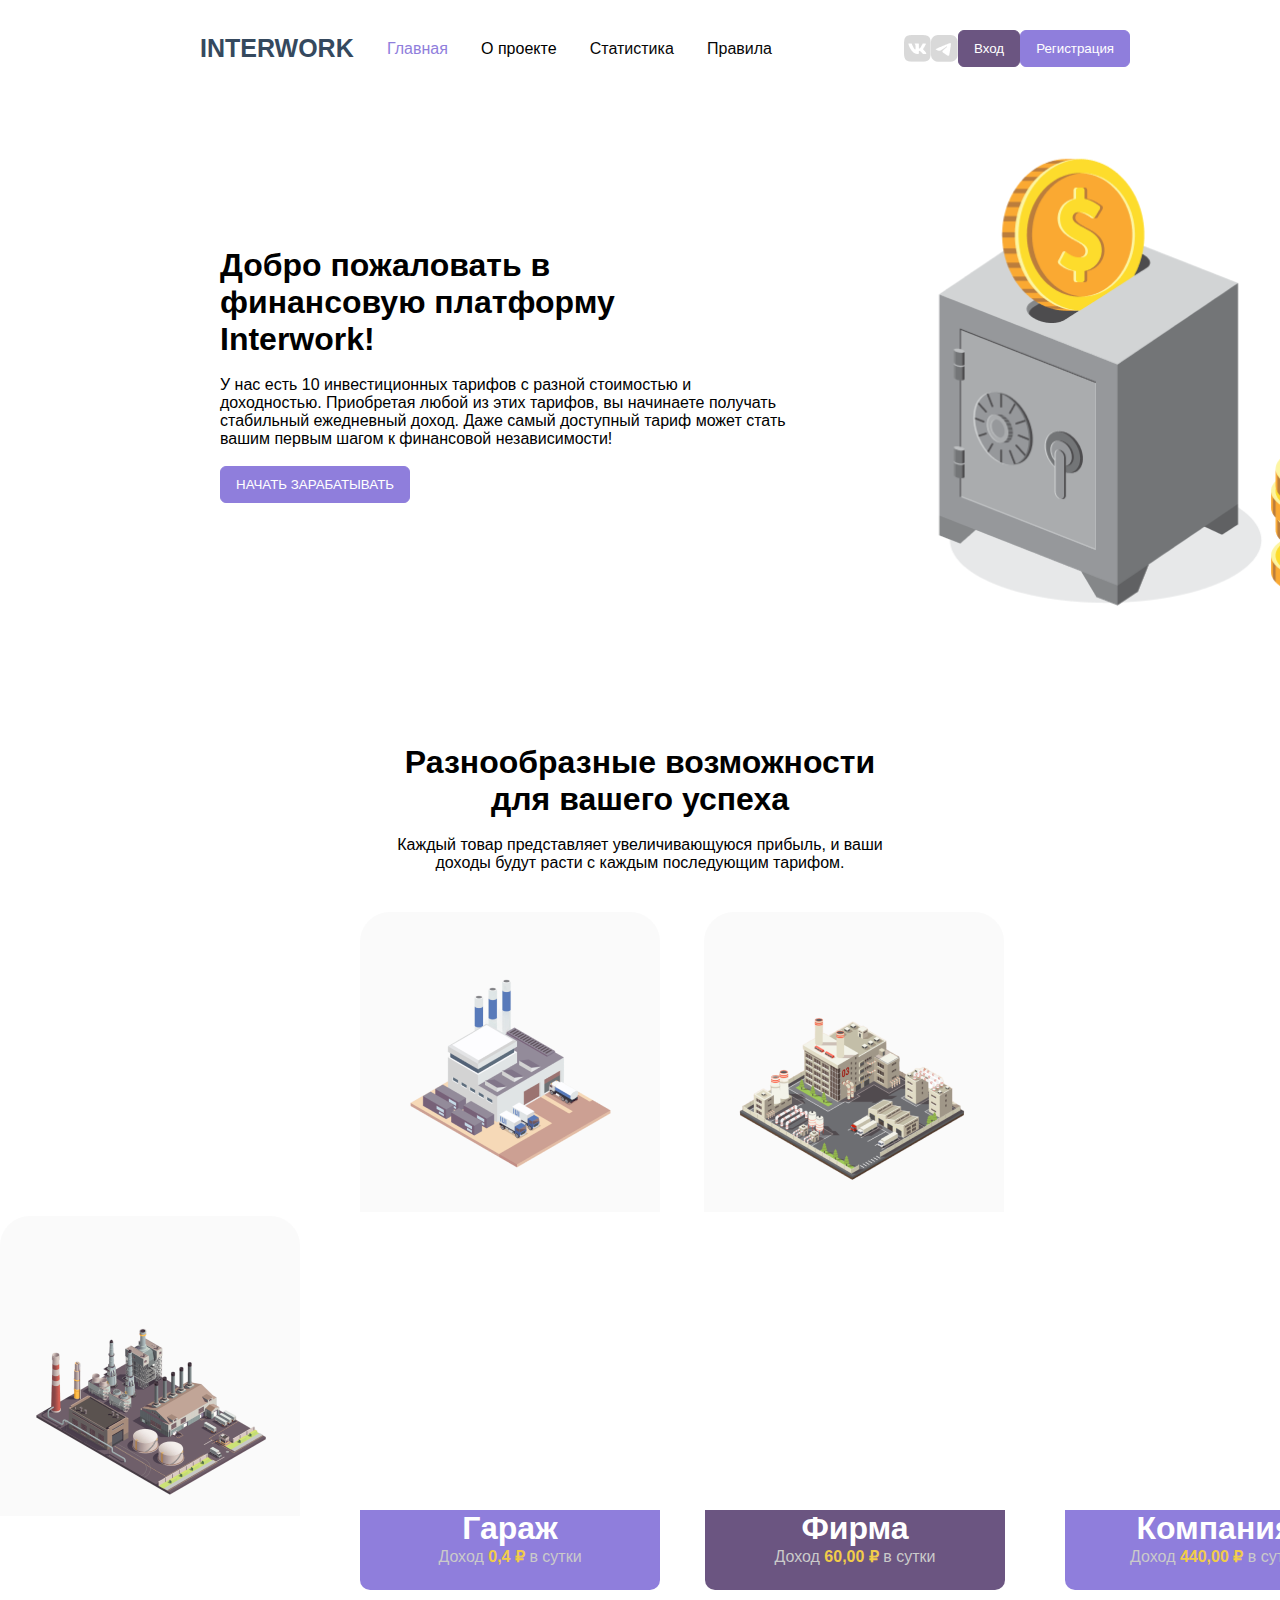
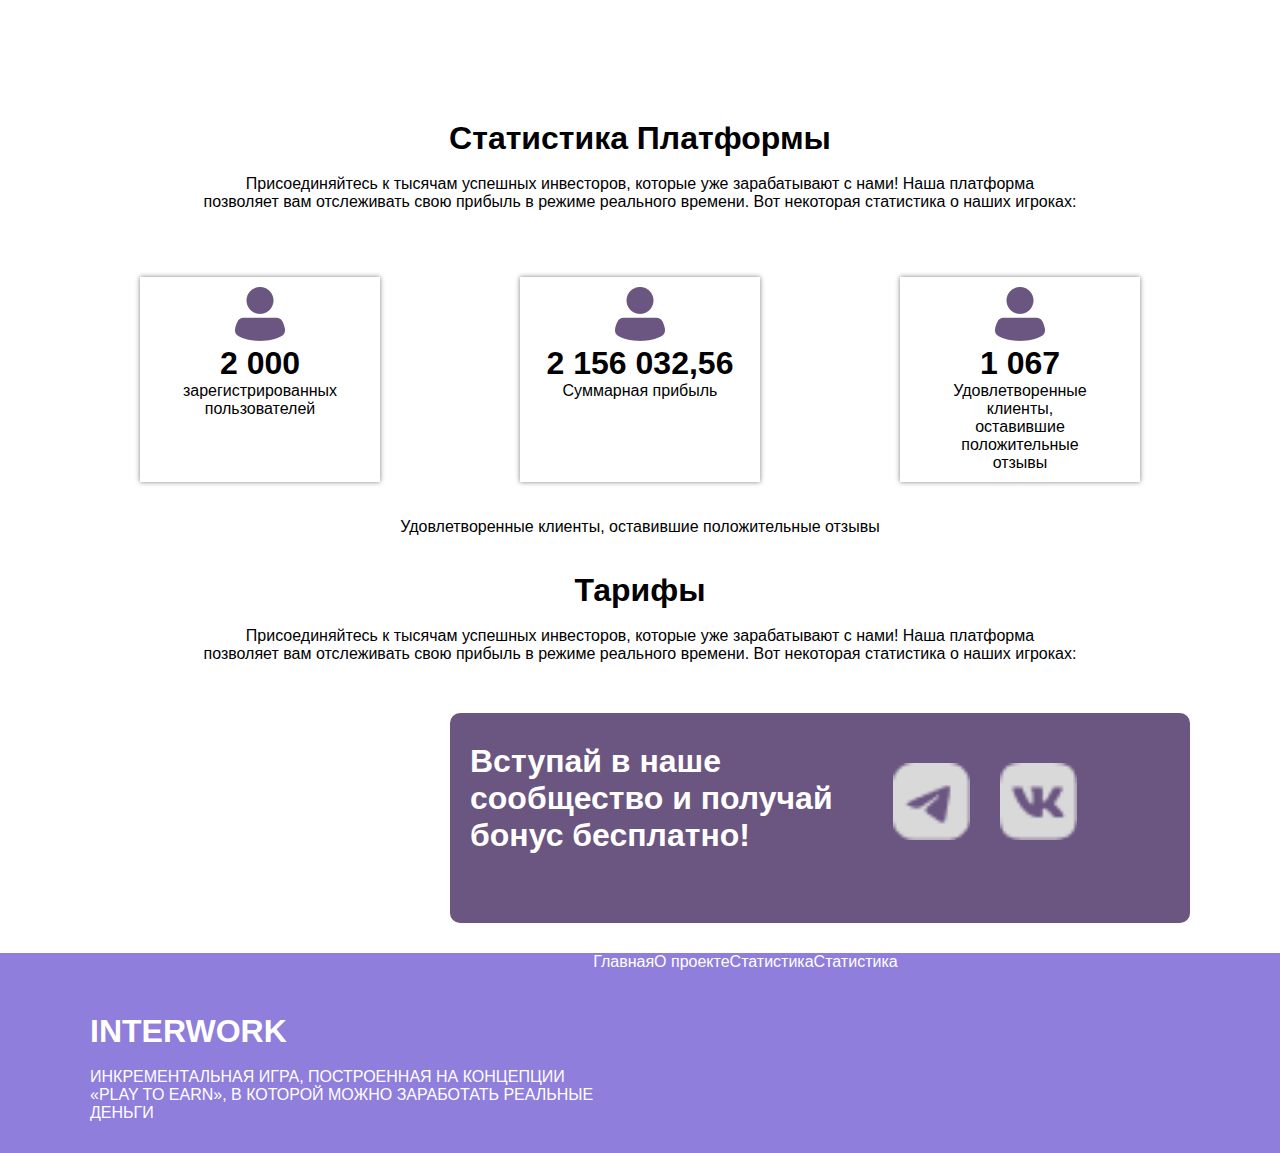
<file: index.html>
<!DOCTYPE html>
<html lang="en">
<head>
    <meta charset="UTF-8">
    <meta name="viewport" content="width=device-width, initial-scale=1.0">
    <title>Document</title>
    <link rel="stylesheet" href="/index.css">
</head>
<body>
    
    <div class="nav1">
        <div class="right1">
            <h1 class="text1">INTERWORK</h1>
            <p class="text2">Главная</p>
            <a class="text16"  href="/index1.html">О проекте</a>
            <p>Статистика</p>
            <p>Правила</p>
            
        </div>
        <div class="left1">
            <img src="/Subtract.png" alt="">
            <img src="/Group 14.png" alt="">
            <button class="button1">Вход</button>
            <button class="button2">Регистрация </button>
        </div>
    </div>


    <div class="madia">
        <h1 class="text3">INTERWORK</h1>
        <button class="button3">Вход</button>
        <button class="button4"><img src="/Vector (17).png" alt=""></button>
    
    </div>

    <div class="nav2">
        <div class="right2">
            <h1>Добро пожаловать в <br> финансовую платформу <br> Interwork!</h1>
            <br>
            <p>У нас есть 10 инвестиционных тарифов с разной стоимостью и <br> доходностью. Приобретая любой из этих тарифов, вы начинаете получать <br> стабильный ежедневный доход. Даже самый доступный тариф может стать <br> вашим первым шагом к финансовой независимости!</p>
            <br>
            <button class="button2">НАЧАТЬ ЗАРАБАТЫВАТЬ</button>
        </div>
        <div class="left2">
            <img src="/g10.png" width="643" height="643" alt="">
        </div>
    </div>

    <div class="madia2">
        <img class="img1" src="/g10.png" width="300px" height="279px" alt="">
        <h1>Добро пожаловать в <br> финансовую платформу <br> Interwork!</h1>
        <br>
        <p>У нас есть 10 инвестиционных тарифов с разной стоимостью и доходностью. Приобретая любой из этих тарифов, вы начинаете получать стабильный ежедневный доход. Даже самый доступный тариф может стать вашим первым шагом к финансовой независимости!</p>
        <br>
        <button class="button5">НАЧАТЬ ЗАРАБАТЫВАТЬ</button>
    </div>

    <div class="nav3">
        <h1 class="text4">Разнообразные возможности <br> для вашего успеха</h1>
        <br>
        <p class="text4">Каждый товар представляет увеличивающуюся прибыль, и ваши <br> доходы будут расти с каждым последующим тарифом.</p>
        <img class="img2" src="/bacrawnd.png" width="300px" height="300px" alt="">
        <img class="img5" src="/img1.png" alt="">
        <img class="img3" src="/bacrawnd.png" width="300px" height="300px" alt="">
        <img class="img6" src="/img2.png" alt="">
        <img class="img4" src="/bacrawnd.png" width="300px" height="300px" alt="">
        <img class="img7" src="/img3.png" alt="">
        <div class="item">
            <div class="item1">
                <h1 class="text7">Гараж</h1>
                <p class="text6">Доход<span class="text5"> 0,4 ₽</span> в сутки</p>
            </div>
            <div class="item2">
                <h1 class="text7">Фирма</h1>
                <p class="text6">Доход<span class="text5"> 60,00 ₽</span> в сутки</p>
            </div>
            <div class="item3">
                <h1 class="text7">Компания</h1>
                <p class="text6">Доход<span class="text5"> 440,00 ₽</span> в сутки</p>
            </div>
        </div>
    </div>

    <div class="madia3">
        <h1 class="text8">Разнообразные <br> возможности для <br> вашего успеха</h1>
        <br>
        <p class="text8">Каждый товар представляет <br> увеличивающуюся прибыль, и ваши <br> доходы будут расти с каждым <br> последующим тарифом.</p>
        <img class="img8" src="/bacrawnd.png" width="300px" height="300px" alt="">
        <img class="img9" src="/img1.png" alt="">
        <div class="item1">
            <h1 class="text7">Гараж</h1>
            <p class="text6"><span class="text5"> 0,4 ₽</span> в сутки</p>
        </div>
    </div>

    <div class="nav5">
        <h1 class="text9">Статистика Платформы</h1>
        <br>
        <p class="text9">Присоединяйтесь к тысячам успешных инвесторов, которые уже зарабатывают с нами! Наша платформа <br> позволяет вам отслеживать свою прибыль в режиме реального времени. Вот некоторая статистика о наших игроках:</p>
    </div>
    <br>
    <br>

    <div class="nav6">
        <div class="item4">
            <img src="/Group 57.png" alt="">
            <h1 class="">2 000</h1>
            <p>зарегистрированных <br> пользователей</p>
        </div>
        <div class="item4">
            <img src="/Group 57.png" alt="">
            <h1 class="">2 156 032,56</h1>
            <p>Суммарная прибыль</p>
        </div>
        <div class="item4">
            <img src="/Group 57.png" alt="">
            <h1 class="">1 067 </h1>
            <p>Удовлетворенные клиенты, <br> оставившие положительные <br> отзывы</p>
        </div>
    </div>
    <br>
    <br>

    <p class="text9">Удовлетворенные клиенты, оставившие положительные отзывы</p>

    <div class="madia4">
        <h1 class="text10">Статистика <br> Платформы</h1>
        <br>
        <p class="text11">Присоединяйтесь к тысячам успешных инвесторов, которые уже зарабатывают с нами! Наша платформа позволяет вам отслеживать свою прибыль в режиме реального времени. Вот некоторая статистика о наших игроках:</p>
        <div class="item5">
            <img  src="/Group 57.png" alt="">
            <h1 class="text10">2 000</h1>
            <p class="text11">зарегистрированных <br> пользователей</p>
        </div>
        <div class="item5">
            <img class="text11" src="/Group 57.png" alt="">
            <h1 class="text10">2 156 032,56</h1>
            <p>Суммарная прибыль</p>
        </div>
        <div class="item5">
            <img src="/Group 57.png" alt="">
            <h1 class="text11">1 067 </h1>
            <p class="text10">Удовлетворенные клиенты, <br> оставившие положительные <br> отзывы</p>
        </div>
    </div>
    <br>
    <br>


    <div class="nav7">
        <h1 class="text9">Тарифы </h1>
        <br>
        <p class="text9">Присоединяйтесь к тысячам успешных инвесторов, которые уже зарабатывают с нами! Наша платформа <br>  позволяет вам отслеживать свою прибыль в режиме реального времени. Вот некоторая статистика о наших игроках:

        </p>
    </div>
     
    <div class="nav8">
        <h1>Вступай в наше <br> сообщество и получай <br> бонус бесплатно!</h1>
        <img class="img10" src="/Group 14.png" width="77px" height="77px" alt="">
        <img class="img11" src="/Subtract.png " width="77px" height="77px" alt="">

    </div>

    <div class="madia5">
        <h1 class="text10">Вступай в наше сообщество и получай бонус бесплатно!</h1>
        <img class="img13" src="/Group 14.png" alt="">
        <img class="img14" src="/Subtract.png" alt="">
    </div>


    <div class="nav9">
        <div class="right4">
            <h1 class="text15">INTERWORK</h1>
            <br>
            <p class="text14">ИНКРЕМЕНТАЛЬНАЯ ИГРА, ПОСТРОЕННАЯ НА КОНЦЕПЦИИ <br> «PLAY TO EARN», В КОТОРОЙ МОЖНО ЗАРАБОТАТЬ РЕАЛЬНЫЕ <br> ДЕНЬГИ</p>
        </div>
        <div class="left4">
            <p>Главная</p>
            <p>О проекте</p>
            <p>Статистика</p>
            <p>Статистика</p>
        </div>

    </div>
</body>
</html>
</file>
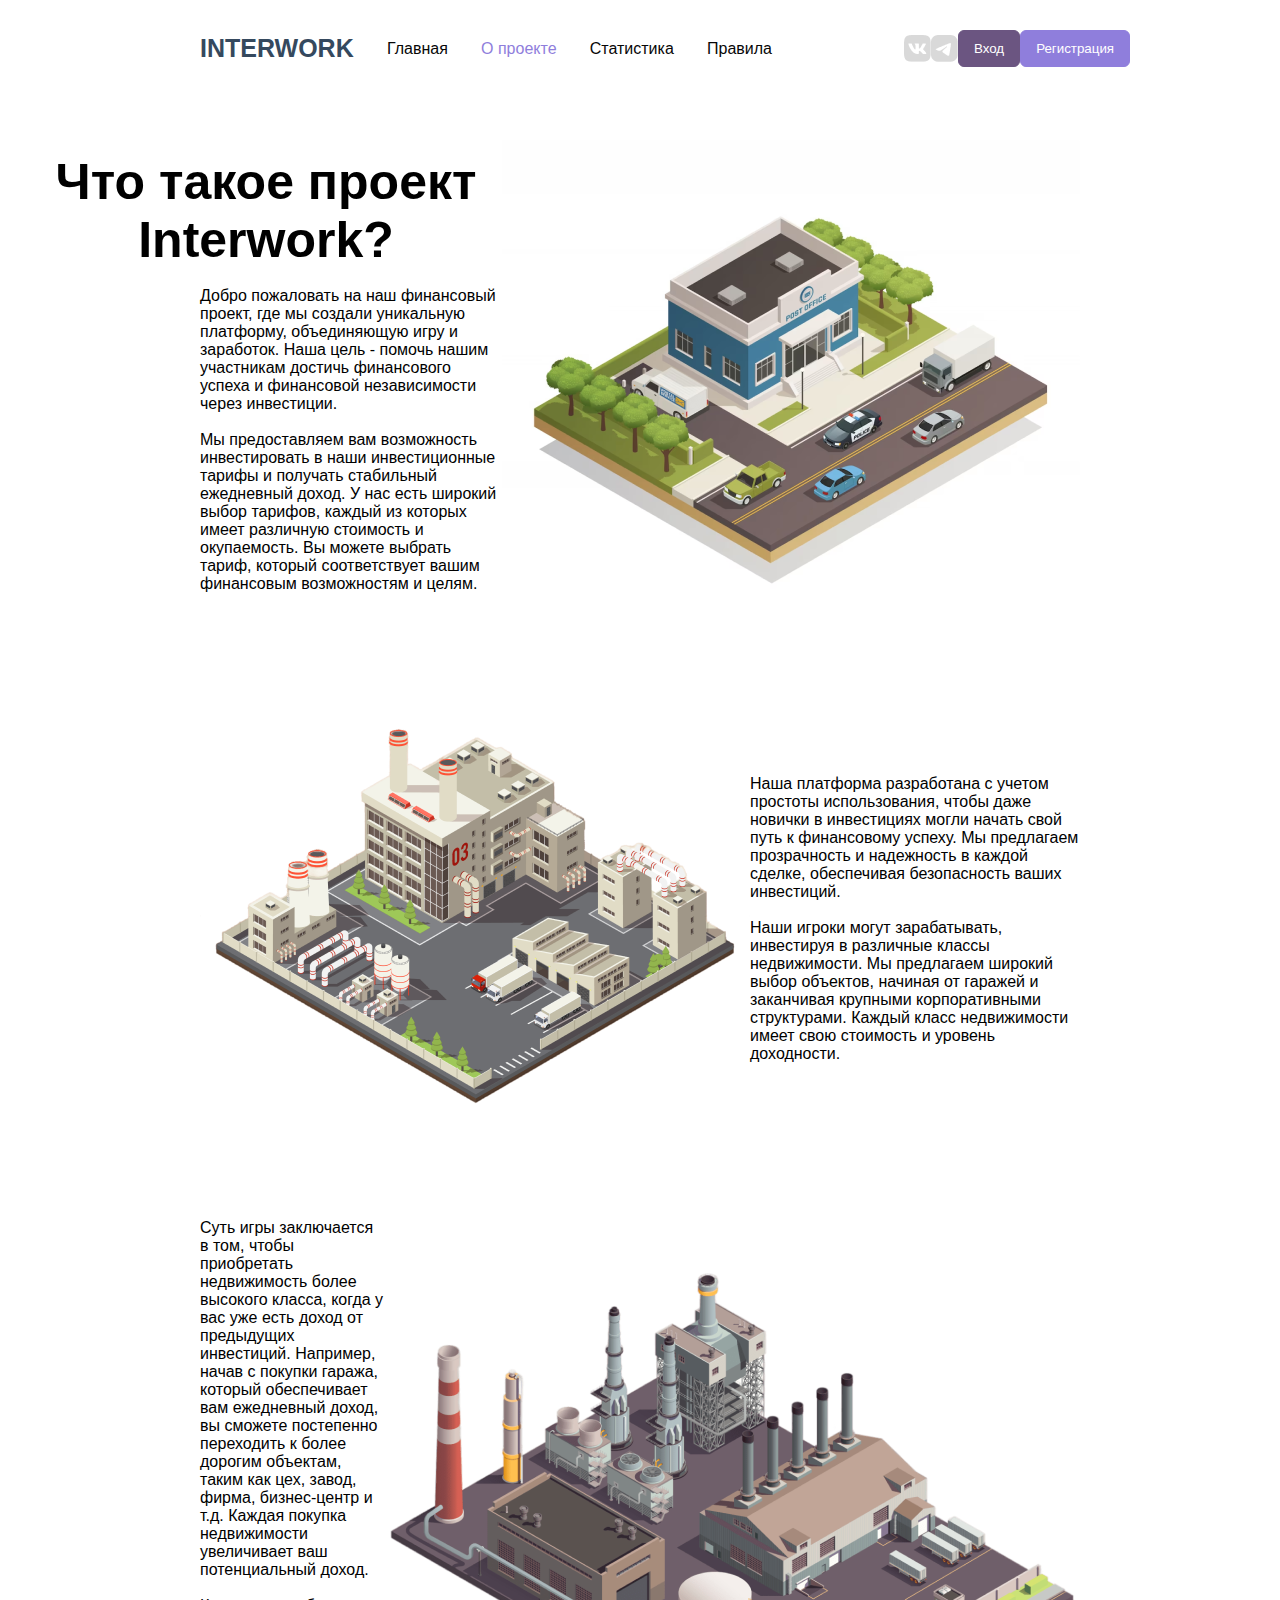
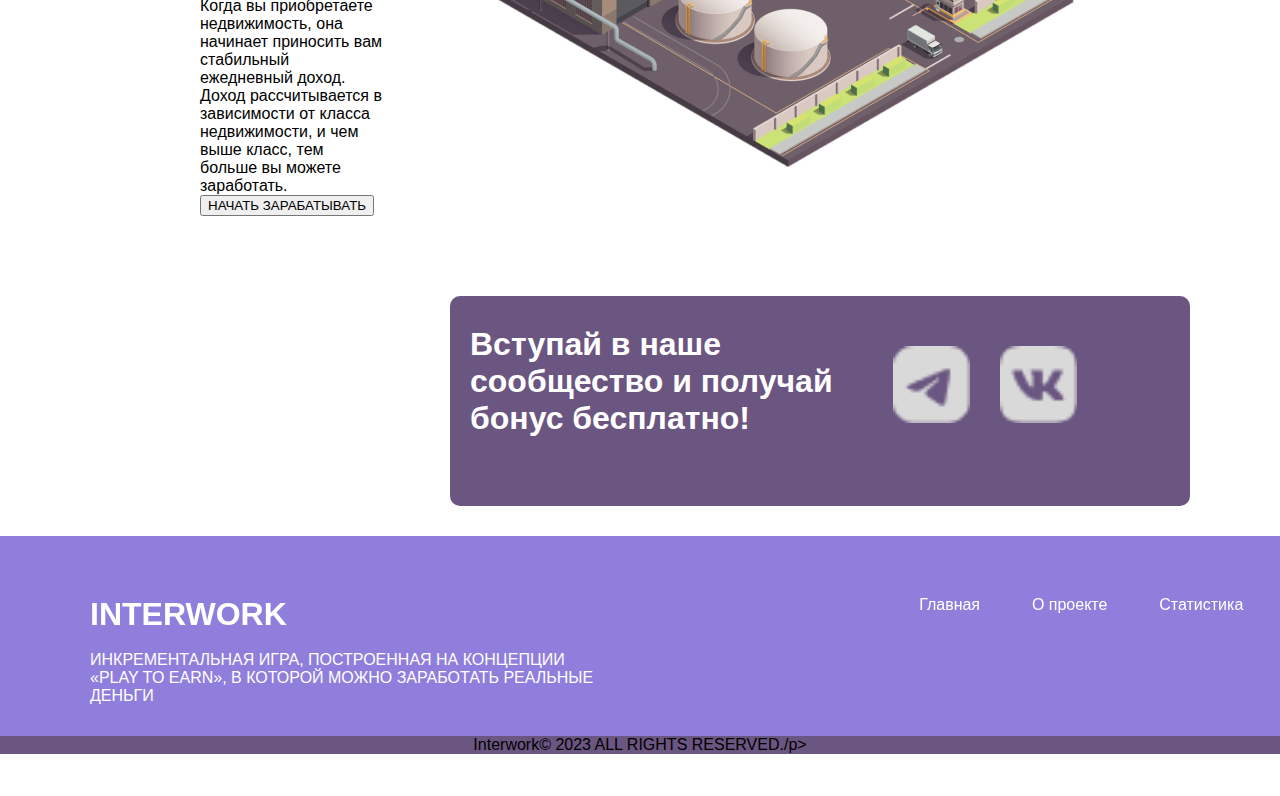
<file: index1.html>
<!DOCTYPE html>
<html lang="en">
<head>
    <meta charset="UTF-8">
    <meta name="viewport" content="width=device-width, initial-scale=1.0">
    <title>Document</title>
    <link rel="stylesheet" href="index1.css">
</head>
<body>
    <div class="nav1">
        <div class="right1">
            <h1 class="text1">INTERWORK</h1>
            <p class="text">Главная</p>
            <p class="text17">О проекте</p>
            <p>Статистика</p>
            <p>Правила</p>
            
        </div>
        <div class="left1">
            <img src="/Subtract.png" alt="">
            <img src="/Group 14.png" alt="">
            <button class="button1">Вход</button>
            <button class="button2">Регистрация </button>
        </div>
    </div>

    <div class="madia">
        <h1 class="text3">INTERWORK</h1>
        <button class="button3">Вход</button>
        <button class="button4"><img src="/Vector (17).png" alt=""></button>
    
    </div>
    <div class="nav2">
       <div class="right2">
        <h1 class="text4">Что такое проект <br> Interwork?</h1>
        <br>
        <p>Добро пожаловать на наш финансовый проект, где мы создали уникальную платформу, объединяющую игру и заработок. Наша цель - помочь нашим участникам достичь финансового успеха и финансовой независимости через инвестиции. <p>
            <br>
            <p>Мы предоставляем вам возможность инвестировать в наши инвестиционные тарифы и получать стабильный ежедневный доход. У нас есть широкий выбор тарифов, каждый из которых имеет различную стоимость и окупаемость. Вы можете выбрать тариф, который соответствует вашим финансовым возможностям и целям.</p>
       </div>
       <div class="left2">
        <img src="/image 29.png" alt="">
       </div>
    </div>


    <div class="nav3">
        <div class="right2">
            <img src="/36146-transformed-transformed 1.png" alt="">
        </div>
        <div class="left">
            <p>Наша платформа разработана с учетом простоты использования, чтобы даже новички в инвестициях могли начать свой путь к финансовому успеху. Мы предлагаем прозрачность и надежность в каждой сделке, обеспечивая безопасность ваших инвестиций.</p>
            <br>
            <p>Наши игроки могут зарабатывать, инвестируя в различные классы недвижимости. Мы предлагаем широкий выбор объектов, начиная от гаражей и заканчивая крупными корпоративными структурами. Каждый класс недвижимости имеет свою стоимость и уровень доходности.</p>
        </div>


        <div class="nav4">
            <div class="right4">
               
                
            </div>
        </div>
       </div>



       <div class="nav6">
        <div class="right6">
            <p>Суть игры заключается в том, чтобы приобретать недвижимость более высокого класса, когда у вас уже есть доход от предыдущих инвестиций. Например, начав с покупки гаража, который обеспечивает вам ежедневный доход, вы сможете постепенно переходить к более дорогим объектам, таким как цех, завод, фирма, бизнес-центр и т.д. Каждая покупка недвижимости увеличивает ваш потенциальный доход.</p>
            <br>
            <p>Когда вы приобретаете недвижимость, она начинает приносить вам стабильный ежедневный доход. Доход рассчитывается в зависимости от класса недвижимости, и чем выше класс, тем больше вы можете заработать.</p>
            <button>НАЧАТЬ ЗАРАБАТЫВАТЬ</button>
        </div>
        <div class="left6">
            <img src="/31596_2-transformed 2.png" alt="">
        </div>
       </div>


       <div class="nav8">
        <h1>Вступай в наше <br> сообщество и получай <br> бонус бесплатно!</h1>
        <img class="img10" src="/Group 14.png" width="77px" height="77px" alt="">
        <img class="img11" src="/Subtract.png " width="77px" height="77px" alt="">

    </div>



    <div class="nav9">
        <div class="right4">
            <h1 class="text15">INTERWORK</h1>
            <br>
            <p class="text14">ИНКРЕМЕНТАЛЬНАЯ ИГРА, ПОСТРОЕННАЯ НА КОНЦЕПЦИИ <br> «PLAY TO EARN», В КОТОРОЙ МОЖНО ЗАРАБОТАТЬ РЕАЛЬНЫЕ <br> ДЕНЬГИ</p>
        </div>
        <div class="left4">
            <p>Главная</p>
            <p>О проекте</p>
            <p>Статистика</p>
            <p>Статистика</p>
        </div>

    </div>


    <div class="nav10">
      <p class="text5">Interwork© 2023 ALL RIGHTS RESERVED./p>
    </div>
</body>
</html>
</file>
<file: index.css>
*{
    margin: 0PX;
    font-family: sans-serif;
}
.madia{
    display: none;
}
.madia2{
    display: none;
}
.madia3{
    display: none;
}
.madia5{
    display: none;
}
.nav1{
    display: block;
    display: flex;
    align-items: center;
    padding: 30px 200px;
    justify-content: space-between;
    position: sticky;
    top: px;
    background-color: white;
}
.madia4{
    display: none;
}
.right1{
    display: flex;
    align-items: center;
    width: 65%;
    justify-content: space-between;
    color: rgb(7, 7, 7);
}
.left1{
    display: flex;
    align-items: center;
    width: 20%;
    justify-content: space-between;
    
}
.text1{
    color: #35495E;
    font-weight: 800;
    font-size: 25px;
}
.text2{
    color: #8F7EDC;
}
.button1{
    background-color: #6B5581;
    color: white;
    padding: 10px 15px;
    border: 1px solid #6B5581;
    border-radius: 6px;
}
.button2{
    background-color: #8F7EDC;
    color: white;
    padding: 10px 15px;
    border: 1px solid #8F7EDC;
    border-radius: 6px;
}
.button1:hover{
    background-color:#8F7EDC;
    color: white;
    padding: 10px 15px;
    border: 1px solid #6B5581;
    border-radius: 6px;
    cursor: pointer;
}
.button2:hover{
    background-color: #6B5581;
    color: white;
    padding: 10px 15px;
    border: 1px solid #8F7EDC;
    border-radius: 6px;
    cursor: pointer;
}
.text16{
    text-decoration: none;
    color: black;
}


.nav2{
    display: flex;
}
.right2{
    position: relative;
    top: 150px;
    left: 220px;
}
.left2{
    position: relative;
    left: 300px;
}

.text4{
    text-align: center;
}
.img2{
    position: relative;
    left: 360px;
    top: 40px;
}
.img3{
    position: relative;
    left: 185px;
    top: 40px;
}
.img4{
    position: relative;
    left: 0px;
    top: 40px;
}
.img5{
    position: relative;
    left: 100px;
}
.img6{
    position: relative;
    left: -90px;
    top: 30px;
}
.img7{
    position: relative;
    left: -270px;
    top: 20px;
}
.item1{
    text-align: center;
    background-color: #8F7EDC;
    height: 80px;
    width: 300px;
    position: relative;
    left: 360px;
    top: 30px;
    border-end-start-radius: 10px;
    border-end-end-radius: 10px;
}
.item2{
    text-align: center;
    background-color: #6B5581;
    height: 80px;
    width: 300px;
    position: relative;
    left: 705px;
    top: -50px;
    border-end-start-radius: 10px;
    border-end-end-radius: 10px;
}
.item3{
    text-align: center;
    background-color: #8F7EDC;
    height: 80px;
    width: 300px;
    position: relative;
    left: 1065px;
    top: -130px;
    border-end-start-radius: 10px;
    border-end-end-radius: 10px;
}
.text5{
    color: #F1CC49;
    font-weight: 800;
}
.text6{
    color: #CACACA;
}
.text7{
    color: white;
}


.text9{
    text-align: center;
}
.item4{
    width: 200px;
    text-align: center;
    height: auto;
    padding: 10px 20px;
    box-shadow: 0px 0px 5px grey;
}
.nav6{
    display: flex;
    justify-content: space-evenly;
    margin-top: 30px;
}
.nav8{
    display: flex;
    position: relative;
    left: 450px;
    top: 50px;
}

.img11{
    position: relative;
    left: 90px;
    top: 20px;
}
.nav8{
    background-color: #6B5581;
    width: 700px;
    height: 150px;
    border-radius: 10px;
    color: white;
    padding: 30px 20px ;
}
.img10{
    position: relative;
    left: 60px;
    top: 20px;
}
.nav9{
    background-color: #8F7EDC;
    width: 100%;
    height: 200px;
    margin-top: 80px;
    color: white;
    display: flex;
}
.text14{
    margin-left: 90px;
    margin-top: 60px;
}
.text15{
    position: relative;
    top: 60px;
    left: 90px;
}
.left4{
    display: flex;
}
@media(max-width: 412px){
    .nav1{
        display: none;

    }
    .nav2{
        display: none;
    }
    .nav3{
        display: none;
    }
    .madia{
        display: block;
        display: flex;
        justify-content: space-around;
        padding: 20px 20px;
    }
    .madia3{
        display: block;
    }
    .nav5{
        display: none;
    }
    .nav6{
        display: none;
    }
    .text9{
        display: none;
    }
    .madia4{
        display: block;
        margin-top: -250px;
    }
    .nav8{
        display: none;

    }
    .button3{
        margin-left: 40px;
        background-color: #6B5581;
        color: white;
        padding: 10px 15px;
        border: 1px solid #6B5581;
        border-radius: 6px;
    }
    .button4{
        background-color: #8F7EDC;
        color: white;
        padding: 10px 15px;
        border: 1px solid #8F7EDC;
        border-radius: 6px;
    }
    .text3{
        color: #35495E;
        font-weight: 800;
        font-size: 25px;
    }
    .madia2{
        display: block;
        margin-left: 30px;
    }
    .img1{
        position: relative;
        left: 40px;
        top: 20px;
    }
    .button5{
        background-color: #8F7EDC;
        color: white;
        padding: 20px 100px;
        border: 1px solid #8F7EDC;
        border-radius: 6px;
        margin-left: px;
        margin-top: 10px;
    }
    .button5:hover{
        background-color: #6B5581;
        color: white;
        padding: 20px 100px;
        border: 1px solid #6B5581;
        border-radius: 6px;
        margin-left: px;
        margin-top: 10px;
    }
    .text8{
        text-align: center;

    }
    .madia3{
        margin-top: 30px;
    }
    .img8{
        margin-left: 60px;
        margin-top: 30px;

    }
    .img9{
        position: relative;
        top: -280px;
        left: 105px;
    }

    .item1{
        display: block;
        text-align: center;
        background-color: #8F7EDC;
        height: 80px;
        width: 300px;
        position: relative;
        left: 60px;
        top: -210px;
        border-end-start-radius: 10px;
        border-end-end-radius: 10px;
    }
    .text5{
        display: block;
        color: #F1CC49;
        font-weight: 800;
    }
    .text6{
        display: block;
        color: #CACACA;
        

    }
    .text7{
        display: block;
        color: white;
    }
    .item5{
        display: block;
        width: 270px;
        text-align: center;
        height: auto;
        padding: 10px 20px;
        box-shadow: 0px 0px 5px grey;
        margin: 20px 50px;
    }
    .text10{
        display: block;
        text-align: center;
    }
    .text11{
        text-align: center;
    }
    .madia5{
        display: block;
        background-color: #6B5581;
        width: 300px;
        height: 200px;
        color: white;
        margin-left: 60px;
        border-radius: 10px;
    }
    .img13{
        margin-left: 120px;
        margin-top: 20px;
    }



    




}
</file>
<file: index1.css>
*{
    margin: 0px;
    font-family: sans-serif;
}
.madia{
    display: none;
}
.nav1{
    display: block;
    display: flex;
    align-items: center;
    padding: 30px 200px;
    justify-content: space-between;
    position: sticky;
    top: 0px;
    background-color: white;
}
.right1{
    display: flex;
    align-items: center;
    width: 65%;
    justify-content: space-between;
    color: rgb(7, 7, 7);
}
.left1{
    display: flex;
    align-items: center;
    width: 20%;
    justify-content: space-between;
    
}
.text1{
    color: #35495E;
    font-weight: 800;
    font-size: 25px;
}
.text2{
    color: #8F7EDC;
}
.text17{
    color: #8F7EDC;
}
.button1{
    background-color: #6B5581;
    color: white;
    padding: 10px 15px;
    border: 1px solid #6B5581;
    border-radius: 6px;
}
.button2{
    background-color: #8F7EDC;
    color: white;
    padding: 10px 15px;
    border: 1px solid #8F7EDC;
    border-radius: 6px;
}
.button1:hover{
    background-color:#8F7EDC;
    color: white;
    padding: 10px 15px;
    border: 1px solid #6B5581;
    border-radius: 6px;
    cursor: pointer;
}
.button2:hover{
    background-color: #6B5581;
    color: white;
    padding: 10px 15px;
    border: 1px solid #8F7EDC;
    border-radius: 6px;
    cursor: pointer;
}
.nav2{
    display: block;
    display: flex;
    align-items: center;
    padding: 30px 200px;
    justify-content: space-between;
}
.text4{
   text-align: center;
   margin-left: -170px;
   font-size: 50px;
}

.nav3{
    display: block;
    display: flex;
    align-items: center;
    padding: 30px 200px;
    justify-content: space-between;
}

.nav6{
        display: block;
        display: flex;
        align-items: center;
        padding: 30px 200px;
        justify-content: space-between;
    
}
.nav8{
    display: flex;
    position: relative;
    left: 450px;
    top: 50px;
}

.img11{
    position: relative;
    left: 90px;
    top: 20px;
}
.nav8{
    background-color: #6B5581;
    width: 700px;
    height: 150px;
    border-radius: 10px;
    color: white;
    padding: 30px 20px ;
}
.img10{
    position: relative;
    left: 60px;
    top: 20px;
}
.nav9{
    background-color: #8F7EDC;
    width: 100%;
    height: 200px;
    margin-top: 80px;
    color: white;
    display: flex;
}
.text14{
    margin-left: 90px;
    margin-top: 60px;
}
.text15{
    position: relative;
    top: 60px;
    left: 90px;
}
.left4{
    display: flex;
    justify-content: space-around;
    width: 40%;
    position: relative;
    top: 60px;
    left: 300px;
}

.nav10{
    width: 100%;
    height: auto;
    background-color: #6B5581;
}

.text5{
    text-align: center;
}




@media(max-width: 412px){
    .nav1{
        display: none;
    }
    .madia{
        display: block;
        display: flex;
        justify-content: space-around;
        padding: 20px 20px;
    } 
    .button3{
        margin-left: 40px;
        background-color: #6B5581;
        color: white;
        padding: 10px 15px;
        border: 1px solid #6B5581;
        border-radius: 6px;
    }
    .button4{
        background-color: #8F7EDC;
        color: white;
        padding: 10px 15px;
        border: 1px solid #8F7EDC;
        border-radius: 6px;
    }
    .text3{
        color: #35495E;
        font-weight: 800;
        font-size: 25px;
    }
    
}
</file>
